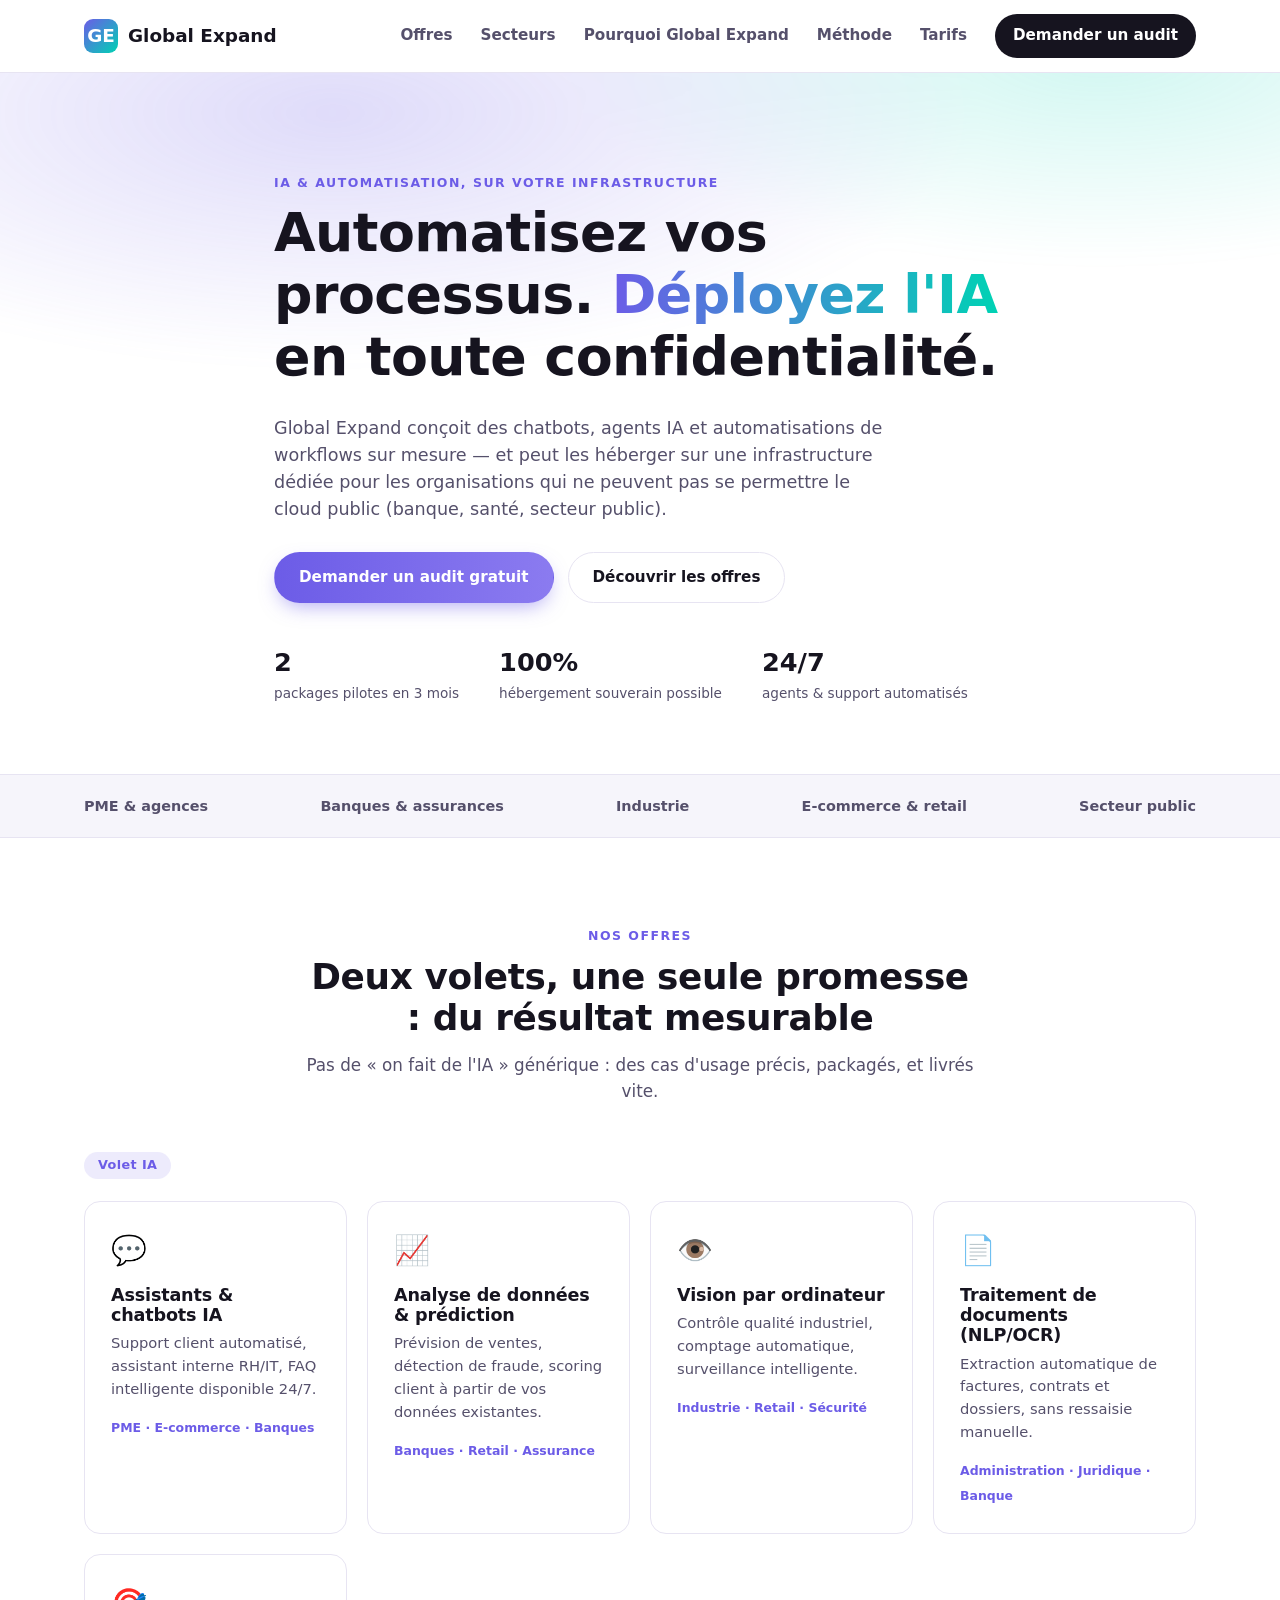
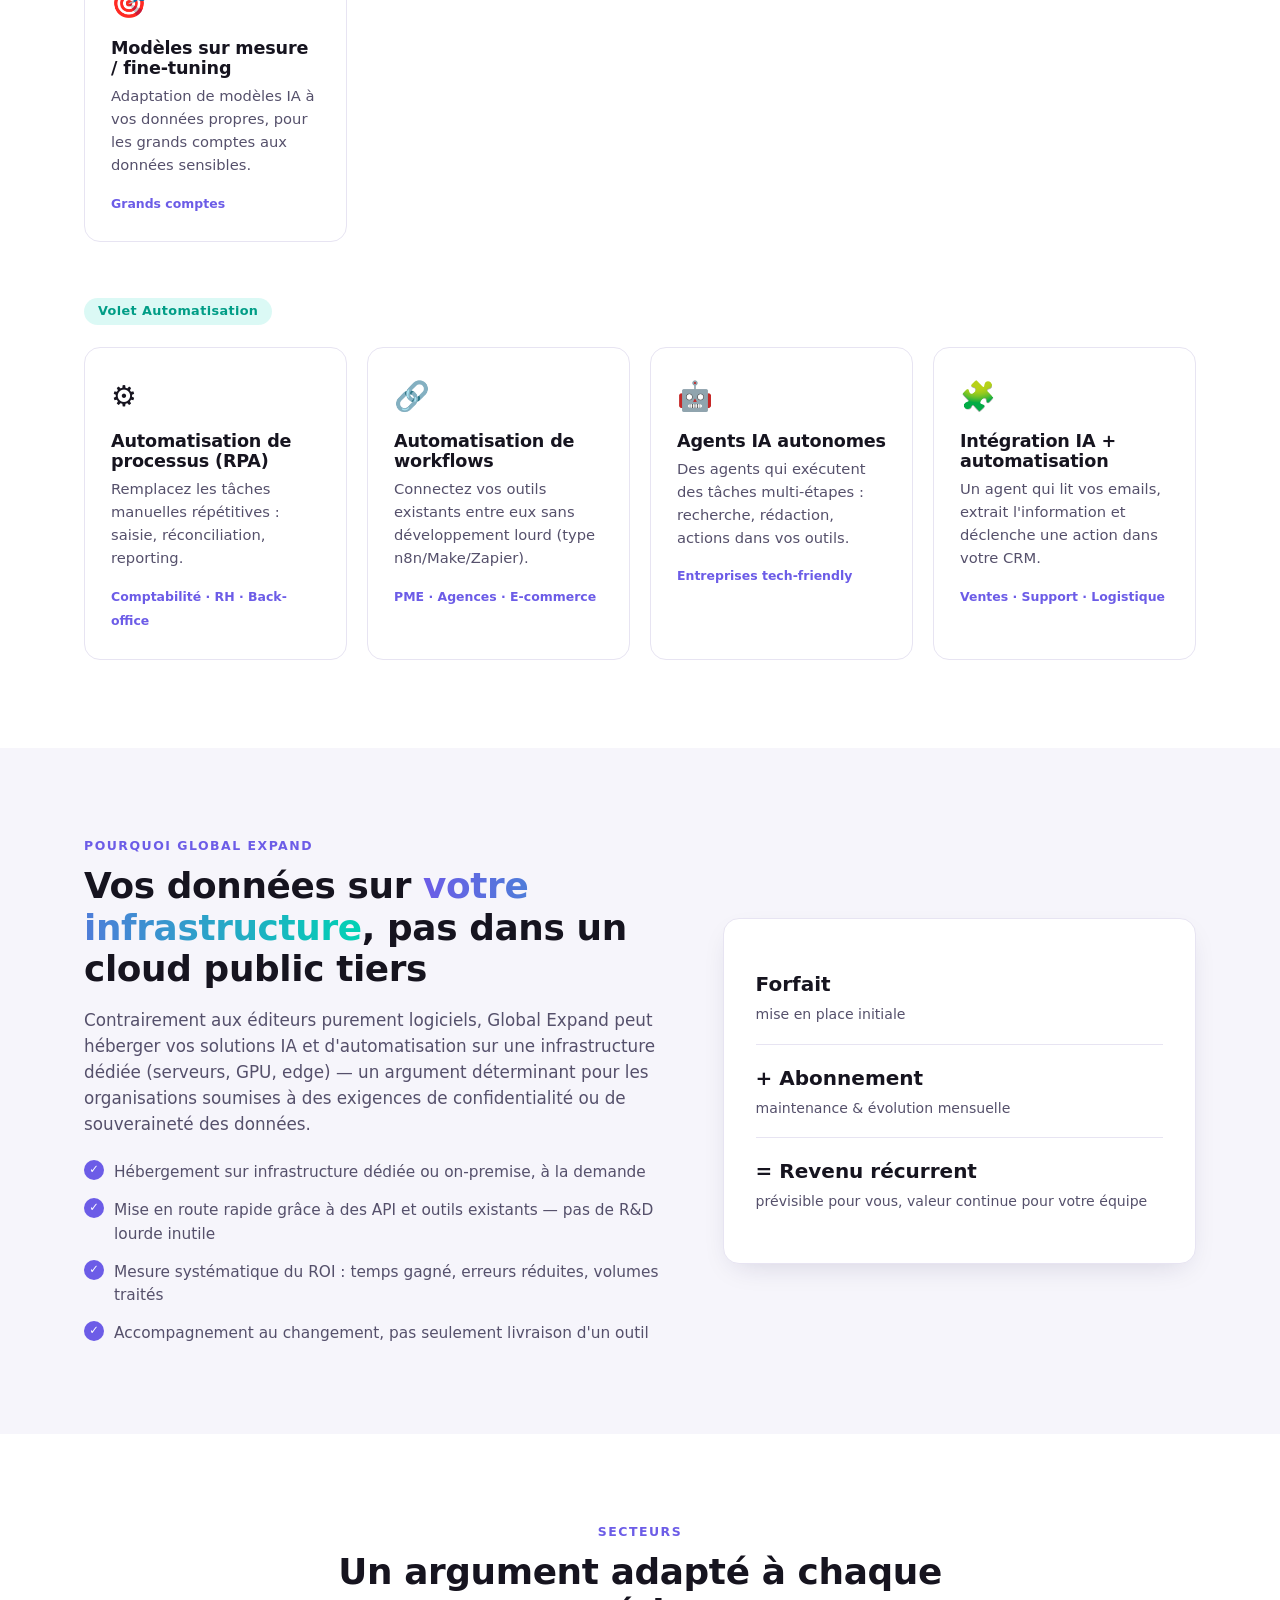
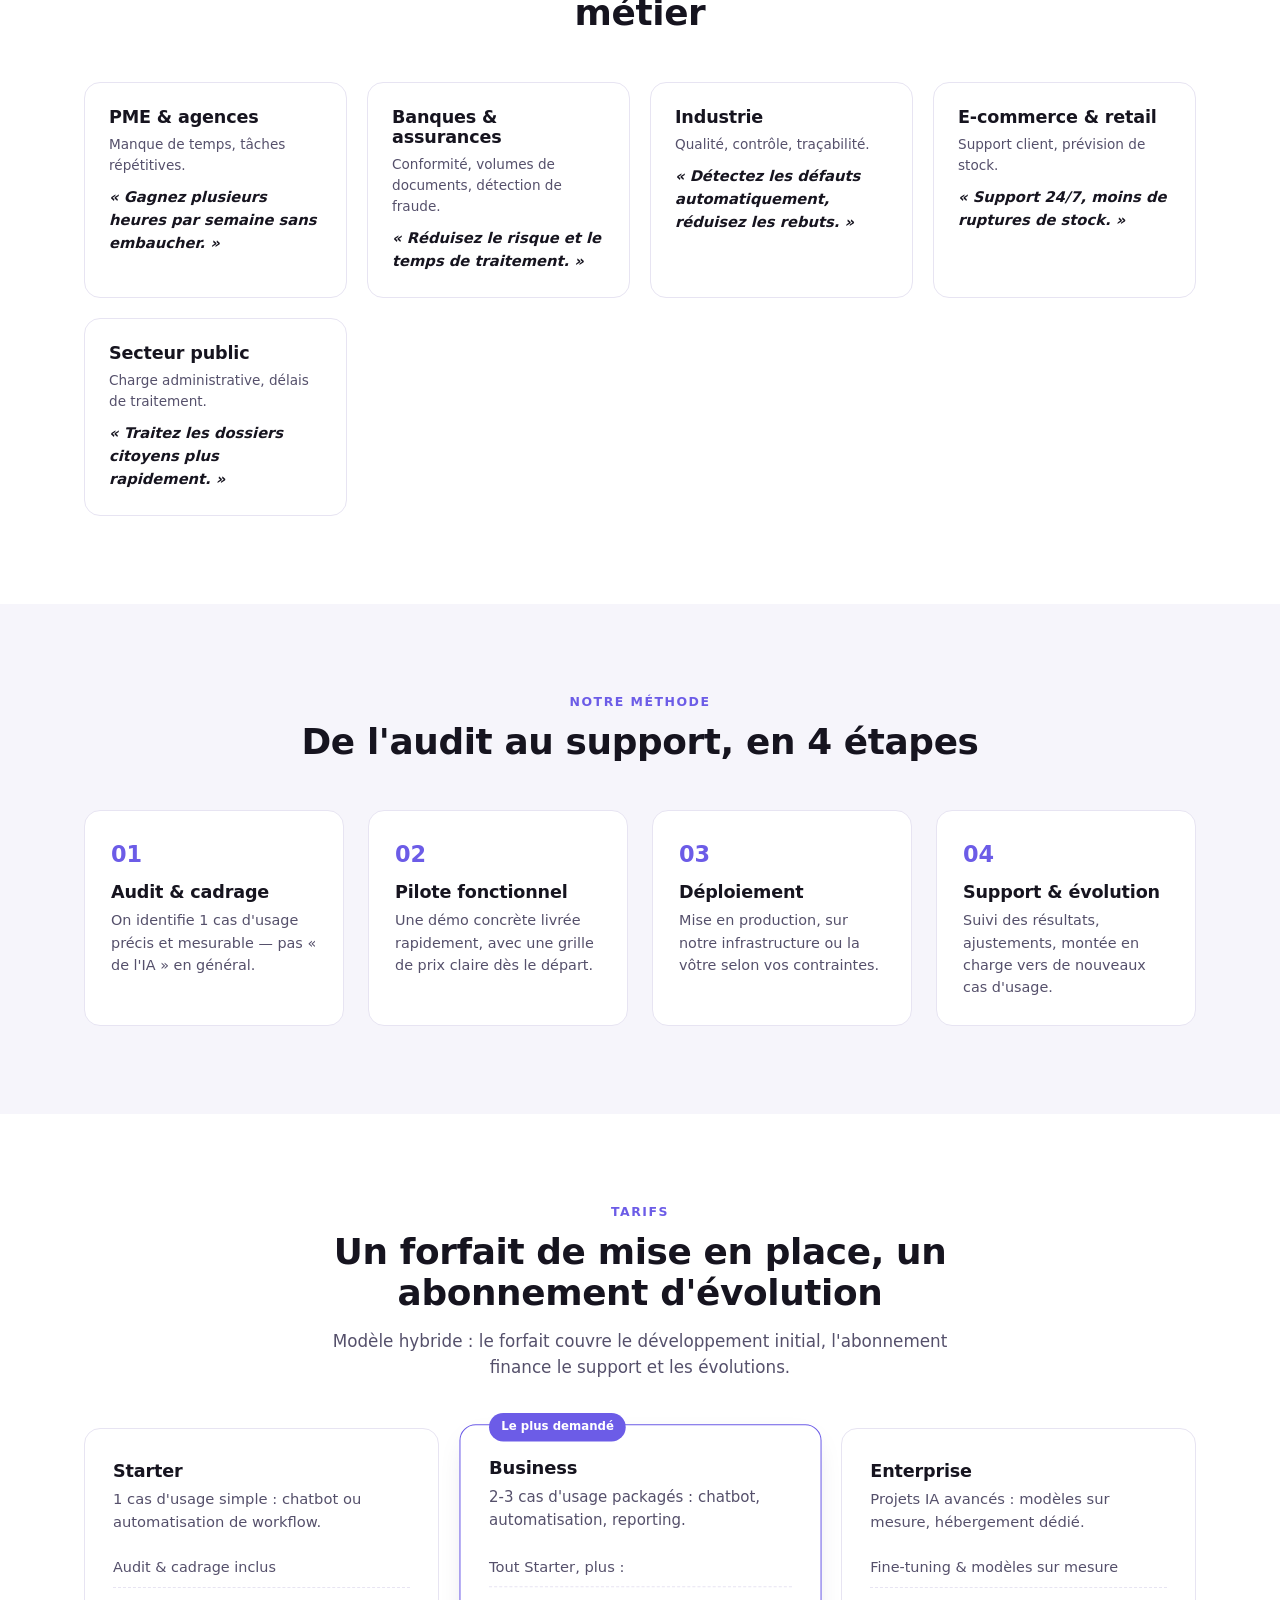
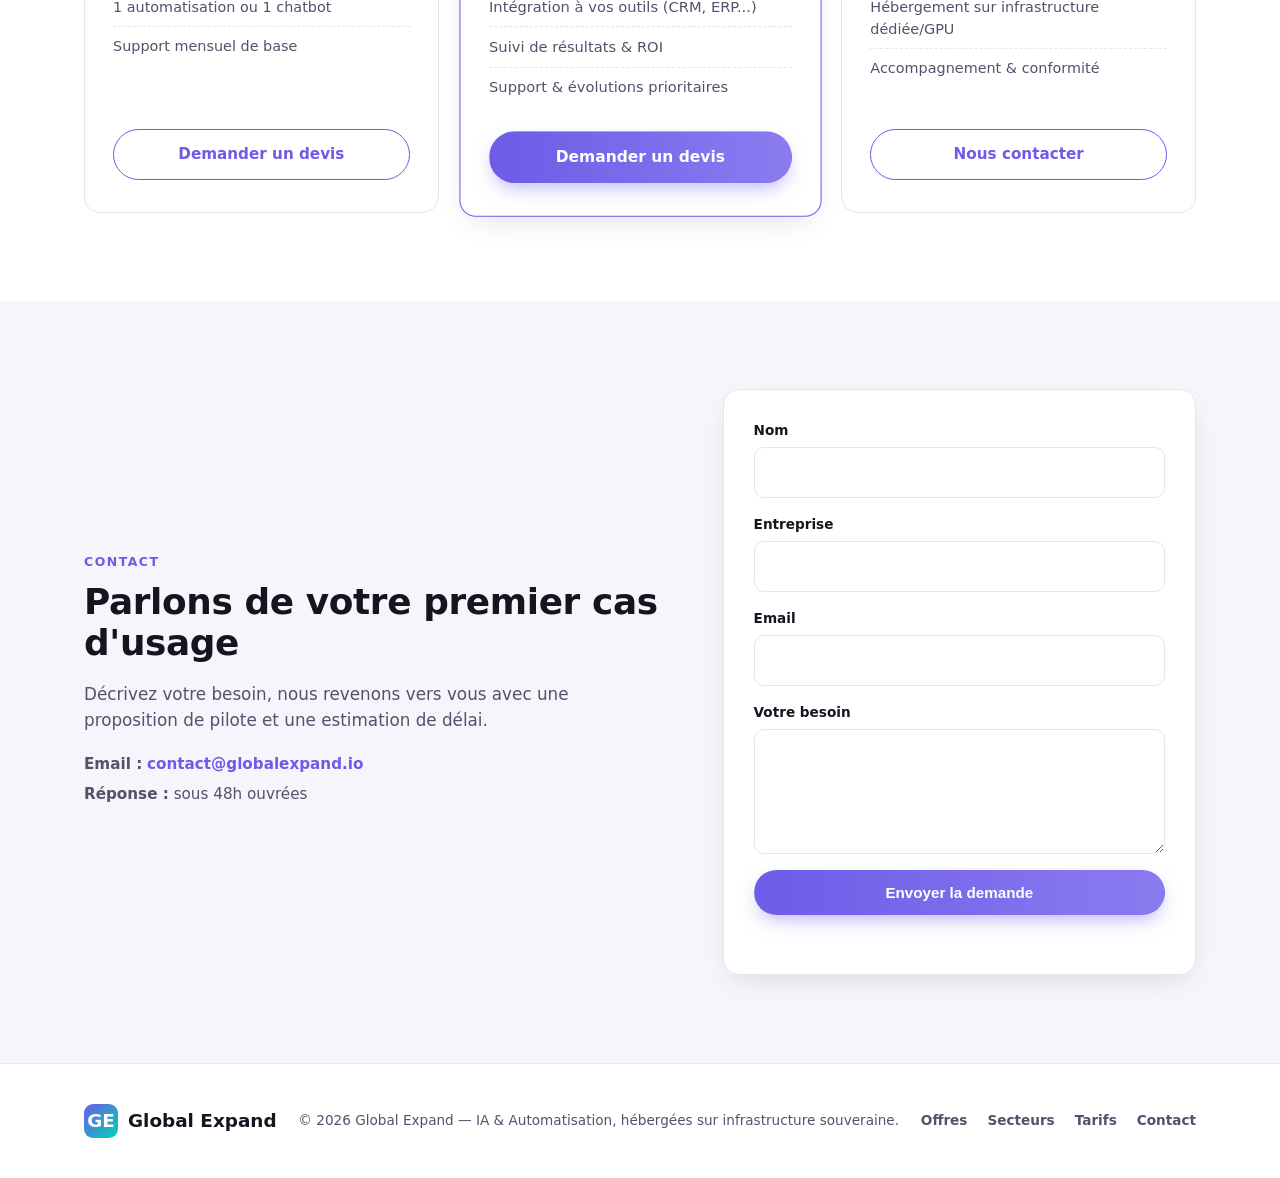
<file: index.html>
<!doctype html>
<html lang="fr">
<head>
  <meta charset="UTF-8" />
  <meta name="viewport" content="width=device-width, initial-scale=1.0" />
  <title>Global Expand — Solutions IA &amp; Automatisation pour entreprises</title>
  <meta name="description" content="Global Expand conçoit et déploie des solutions d'intelligence artificielle et d'automatisation (chatbots, RPA, agents, traitement de documents) hébergées sur infrastructure souveraine." />
  <link rel="icon" href="data:image/svg+xml,%3Csvg xmlns='http://www.w3.org/2000/svg' viewBox='0 0 32 32'%3E%3Crect width='32' height='32' rx='8' fill='%236c5ce7'/%3E%3Ctext x='16' y='22' font-size='13' text-anchor='middle' fill='white' font-family='Arial' font-weight='bold'%3EGE%3C/text%3E%3C/svg%3E" />
  <link rel="stylesheet" href="css/styles.css" />
</head>
<body>

  <header class="site-header" id="top">
    <div class="container header-inner">
      <a href="#top" class="logo">
        <span class="logo-mark">GE</span>
        <span class="logo-text">Global Expand</span>
      </a>
      <nav class="nav" id="nav">
        <a href="#offres">Offres</a>
        <a href="#secteurs">Secteurs</a>
        <a href="#pourquoi">Pourquoi Global Expand</a>
        <a href="#process">Méthode</a>
        <a href="#tarifs">Tarifs</a>
        <a href="#contact" class="nav-cta">Demander un audit</a>
      </nav>
      <button class="nav-toggle" id="navToggle" aria-label="Ouvrir le menu" aria-expanded="false">
        <span></span><span></span><span></span>
      </button>
    </div>
  </header>

  <main>
    <!-- HERO -->
    <section class="hero">
      <div class="hero-glow" aria-hidden="true"></div>
      <div class="container hero-inner">
        <p class="eyebrow">IA &amp; Automatisation, sur votre infrastructure</p>
        <h1>Automatisez vos processus. <span class="grad-text">Déployez l'IA</span> en toute confidentialité.</h1>
        <p class="hero-lead">
          Global Expand conçoit des chatbots, agents IA et automatisations de workflows sur mesure — et peut les héberger
          sur une infrastructure dédiée pour les organisations qui ne peuvent pas se permettre le cloud public
          (banque, santé, secteur public).
        </p>
        <div class="hero-actions">
          <a href="#contact" class="btn btn-primary">Demander un audit gratuit</a>
          <a href="#offres" class="btn btn-ghost">Découvrir les offres</a>
        </div>
        <ul class="hero-stats">
          <li><strong>2</strong><span>packages pilotes en 3 mois</span></li>
          <li><strong>100%</strong><span>hébergement souverain possible</span></li>
          <li><strong>24/7</strong><span>agents &amp; support automatisés</span></li>
        </ul>
      </div>
    </section>

    <!-- LOGOS / SECTEURS BAND -->
    <section class="band" aria-label="Secteurs desservis">
      <div class="container band-inner">
        <span>PME &amp; agences</span>
        <span>Banques &amp; assurances</span>
        <span>Industrie</span>
        <span>E-commerce &amp; retail</span>
        <span>Secteur public</span>
      </div>
    </section>

    <!-- OFFRES -->
    <section id="offres" class="section">
      <div class="container">
        <div class="section-head">
          <p class="eyebrow">Nos offres</p>
          <h2>Deux volets, une seule promesse : du résultat mesurable</h2>
          <p class="section-lead">Pas de « on fait de l'IA » générique : des cas d'usage précis, packagés, et livrés vite.</p>
        </div>

        <div class="offer-group">
          <h3 class="offer-group-title"><span class="tag tag-ia">Volet IA</span></h3>
          <div class="cards">
            <article class="card">
              <div class="card-icon">💬</div>
              <h4>Assistants &amp; chatbots IA</h4>
              <p>Support client automatisé, assistant interne RH/IT, FAQ intelligente disponible 24/7.</p>
              <span class="card-tag">PME · E-commerce · Banques</span>
            </article>
            <article class="card">
              <div class="card-icon">📈</div>
              <h4>Analyse de données &amp; prédiction</h4>
              <p>Prévision de ventes, détection de fraude, scoring client à partir de vos données existantes.</p>
              <span class="card-tag">Banques · Retail · Assurance</span>
            </article>
            <article class="card">
              <div class="card-icon">👁️</div>
              <h4>Vision par ordinateur</h4>
              <p>Contrôle qualité industriel, comptage automatique, surveillance intelligente.</p>
              <span class="card-tag">Industrie · Retail · Sécurité</span>
            </article>
            <article class="card">
              <div class="card-icon">📄</div>
              <h4>Traitement de documents (NLP/OCR)</h4>
              <p>Extraction automatique de factures, contrats et dossiers, sans ressaisie manuelle.</p>
              <span class="card-tag">Administration · Juridique · Banque</span>
            </article>
            <article class="card">
              <div class="card-icon">🎯</div>
              <h4>Modèles sur mesure / fine-tuning</h4>
              <p>Adaptation de modèles IA à vos données propres, pour les grands comptes aux données sensibles.</p>
              <span class="card-tag">Grands comptes</span>
            </article>
          </div>
        </div>

        <div class="offer-group">
          <h3 class="offer-group-title"><span class="tag tag-auto">Volet Automatisation</span></h3>
          <div class="cards">
            <article class="card">
              <div class="card-icon">⚙️</div>
              <h4>Automatisation de processus (RPA)</h4>
              <p>Remplacez les tâches manuelles répétitives : saisie, réconciliation, reporting.</p>
              <span class="card-tag">Comptabilité · RH · Back-office</span>
            </article>
            <article class="card">
              <div class="card-icon">🔗</div>
              <h4>Automatisation de workflows</h4>
              <p>Connectez vos outils existants entre eux sans développement lourd (type n8n/Make/Zapier).</p>
              <span class="card-tag">PME · Agences · E-commerce</span>
            </article>
            <article class="card">
              <div class="card-icon">🤖</div>
              <h4>Agents IA autonomes</h4>
              <p>Des agents qui exécutent des tâches multi-étapes : recherche, rédaction, actions dans vos outils.</p>
              <span class="card-tag">Entreprises tech-friendly</span>
            </article>
            <article class="card">
              <div class="card-icon">🧩</div>
              <h4>Intégration IA + automatisation</h4>
              <p>Un agent qui lit vos emails, extrait l'information et déclenche une action dans votre CRM.</p>
              <span class="card-tag">Ventes · Support · Logistique</span>
            </article>
          </div>
        </div>
      </div>
    </section>

    <!-- POURQUOI ROCAP -->
    <section id="pourquoi" class="section section-alt">
      <div class="container two-col">
        <div>
          <p class="eyebrow">Pourquoi Global Expand</p>
          <h2>Vos données sur <span class="grad-text">votre infrastructure</span>, pas dans un cloud public tiers</h2>
          <p class="section-lead">
            Contrairement aux éditeurs purement logiciels, Global Expand peut héberger vos solutions IA et
            d'automatisation sur une infrastructure dédiée (serveurs, GPU, edge) — un argument déterminant
            pour les organisations soumises à des exigences de confidentialité ou de souveraineté des données.
          </p>
          <ul class="check-list">
            <li>Hébergement sur infrastructure dédiée ou on-premise, à la demande</li>
            <li>Mise en route rapide grâce à des API et outils existants — pas de R&amp;D lourde inutile</li>
            <li>Mesure systématique du ROI : temps gagné, erreurs réduites, volumes traités</li>
            <li>Accompagnement au changement, pas seulement livraison d'un outil</li>
          </ul>
        </div>
        <div class="stat-card">
          <div class="stat-row">
            <span class="stat-num">Forfait</span>
            <span class="stat-label">mise en place initiale</span>
          </div>
          <div class="stat-row">
            <span class="stat-num">+ Abonnement</span>
            <span class="stat-label">maintenance &amp; évolution mensuelle</span>
          </div>
          <div class="stat-row">
            <span class="stat-num">= Revenu récurrent</span>
            <span class="stat-label">prévisible pour vous, valeur continue pour votre équipe</span>
          </div>
        </div>
      </div>
    </section>

    <!-- SECTEURS -->
    <section id="secteurs" class="section">
      <div class="container">
        <div class="section-head">
          <p class="eyebrow">Secteurs</p>
          <h2>Un argument adapté à chaque métier</h2>
        </div>
        <div class="sector-grid">
          <div class="sector">
            <h4>PME &amp; agences</h4>
            <p class="sector-pain">Manque de temps, tâches répétitives.</p>
            <p class="sector-arg">« Gagnez plusieurs heures par semaine sans embaucher. »</p>
          </div>
          <div class="sector">
            <h4>Banques &amp; assurances</h4>
            <p class="sector-pain">Conformité, volumes de documents, détection de fraude.</p>
            <p class="sector-arg">« Réduisez le risque et le temps de traitement. »</p>
          </div>
          <div class="sector">
            <h4>Industrie</h4>
            <p class="sector-pain">Qualité, contrôle, traçabilité.</p>
            <p class="sector-arg">« Détectez les défauts automatiquement, réduisez les rebuts. »</p>
          </div>
          <div class="sector">
            <h4>E-commerce &amp; retail</h4>
            <p class="sector-pain">Support client, prévision de stock.</p>
            <p class="sector-arg">« Support 24/7, moins de ruptures de stock. »</p>
          </div>
          <div class="sector">
            <h4>Secteur public</h4>
            <p class="sector-pain">Charge administrative, délais de traitement.</p>
            <p class="sector-arg">« Traitez les dossiers citoyens plus rapidement. »</p>
          </div>
        </div>
      </div>
    </section>

    <!-- PROCESS -->
    <section id="process" class="section section-alt">
      <div class="container">
        <div class="section-head">
          <p class="eyebrow">Notre méthode</p>
          <h2>De l'audit au support, en 4 étapes</h2>
        </div>
        <ol class="process-list">
          <li>
            <span class="process-num">01</span>
            <h4>Audit &amp; cadrage</h4>
            <p>On identifie 1 cas d'usage précis et mesurable — pas « de l'IA » en général.</p>
          </li>
          <li>
            <span class="process-num">02</span>
            <h4>Pilote fonctionnel</h4>
            <p>Une démo concrète livrée rapidement, avec une grille de prix claire dès le départ.</p>
          </li>
          <li>
            <span class="process-num">03</span>
            <h4>Déploiement</h4>
            <p>Mise en production, sur notre infrastructure ou la vôtre selon vos contraintes.</p>
          </li>
          <li>
            <span class="process-num">04</span>
            <h4>Support &amp; évolution</h4>
            <p>Suivi des résultats, ajustements, montée en charge vers de nouveaux cas d'usage.</p>
          </li>
        </ol>
      </div>
    </section>

    <!-- TARIFS -->
    <section id="tarifs" class="section">
      <div class="container">
        <div class="section-head">
          <p class="eyebrow">Tarifs</p>
          <h2>Un forfait de mise en place, un abonnement d'évolution</h2>
          <p class="section-lead">Modèle hybride : le forfait couvre le développement initial, l'abonnement finance le support et les évolutions.</p>
        </div>
        <div class="pricing-grid">
          <article class="price-card">
            <h4>Starter</h4>
            <p class="price-desc">1 cas d'usage simple : chatbot ou automatisation de workflow.</p>
            <ul>
              <li>Audit &amp; cadrage inclus</li>
              <li>1 automatisation ou 1 chatbot</li>
              <li>Support mensuel de base</li>
            </ul>
            <a href="#contact" class="btn btn-outline">Demander un devis</a>
          </article>
          <article class="price-card featured">
            <span class="price-badge">Le plus demandé</span>
            <h4>Business</h4>
            <p class="price-desc">2-3 cas d'usage packagés : chatbot, automatisation, reporting.</p>
            <ul>
              <li>Tout Starter, plus :</li>
              <li>Intégration à vos outils (CRM, ERP...)</li>
              <li>Suivi de résultats &amp; ROI</li>
              <li>Support &amp; évolutions prioritaires</li>
            </ul>
            <a href="#contact" class="btn btn-primary">Demander un devis</a>
          </article>
          <article class="price-card">
            <h4>Enterprise</h4>
            <p class="price-desc">Projets IA avancés : modèles sur mesure, hébergement dédié.</p>
            <ul>
              <li>Fine-tuning &amp; modèles sur mesure</li>
              <li>Hébergement sur infrastructure dédiée/GPU</li>
              <li>Accompagnement &amp; conformité</li>
            </ul>
            <a href="#contact" class="btn btn-outline">Nous contacter</a>
          </article>
        </div>
      </div>
    </section>

    <!-- CONTACT -->
    <section id="contact" class="section section-contact">
      <div class="container two-col">
        <div>
          <p class="eyebrow">Contact</p>
          <h2>Parlons de votre premier cas d'usage</h2>
          <p class="section-lead">
            Décrivez votre besoin, nous revenons vers vous avec une proposition de pilote et une estimation de délai.
          </p>
          <div class="contact-info">
            <p><strong>Email :</strong> <a href="mailto:contact@globalexpand.io">contact@globalexpand.io</a></p>
            <p><strong>Réponse :</strong> sous 48h ouvrées</p>
          </div>
        </div>
        <form class="contact-form" id="contactForm" novalidate>
          <div class="form-row">
            <label for="name">Nom</label>
            <input type="text" id="name" name="name" required autocomplete="name" />
          </div>
          <div class="form-row">
            <label for="company">Entreprise</label>
            <input type="text" id="company" name="company" autocomplete="organization" />
          </div>
          <div class="form-row">
            <label for="email">Email</label>
            <input type="email" id="email" name="email" required autocomplete="email" />
          </div>
          <div class="form-row">
            <label for="message">Votre besoin</label>
            <textarea id="message" name="message" rows="4" required></textarea>
          </div>
          <button type="submit" class="btn btn-primary btn-block">Envoyer la demande</button>
          <p class="form-note" id="formNote" role="status" aria-live="polite"></p>
        </form>
      </div>
    </section>
  </main>

  <footer class="site-footer">
    <div class="container footer-inner">
      <div class="logo">
        <span class="logo-mark">GE</span>
        <span class="logo-text">Global Expand</span>
      </div>
      <p>&copy; <span id="year"></span> Global Expand — IA &amp; Automatisation, hébergées sur infrastructure souveraine.</p>
      <nav class="footer-nav">
        <a href="#offres">Offres</a>
        <a href="#secteurs">Secteurs</a>
        <a href="#tarifs">Tarifs</a>
        <a href="#contact">Contact</a>
      </nav>
    </div>
  </footer>

  <script src="js/main.js"></script>
</body>
</html>
</file>
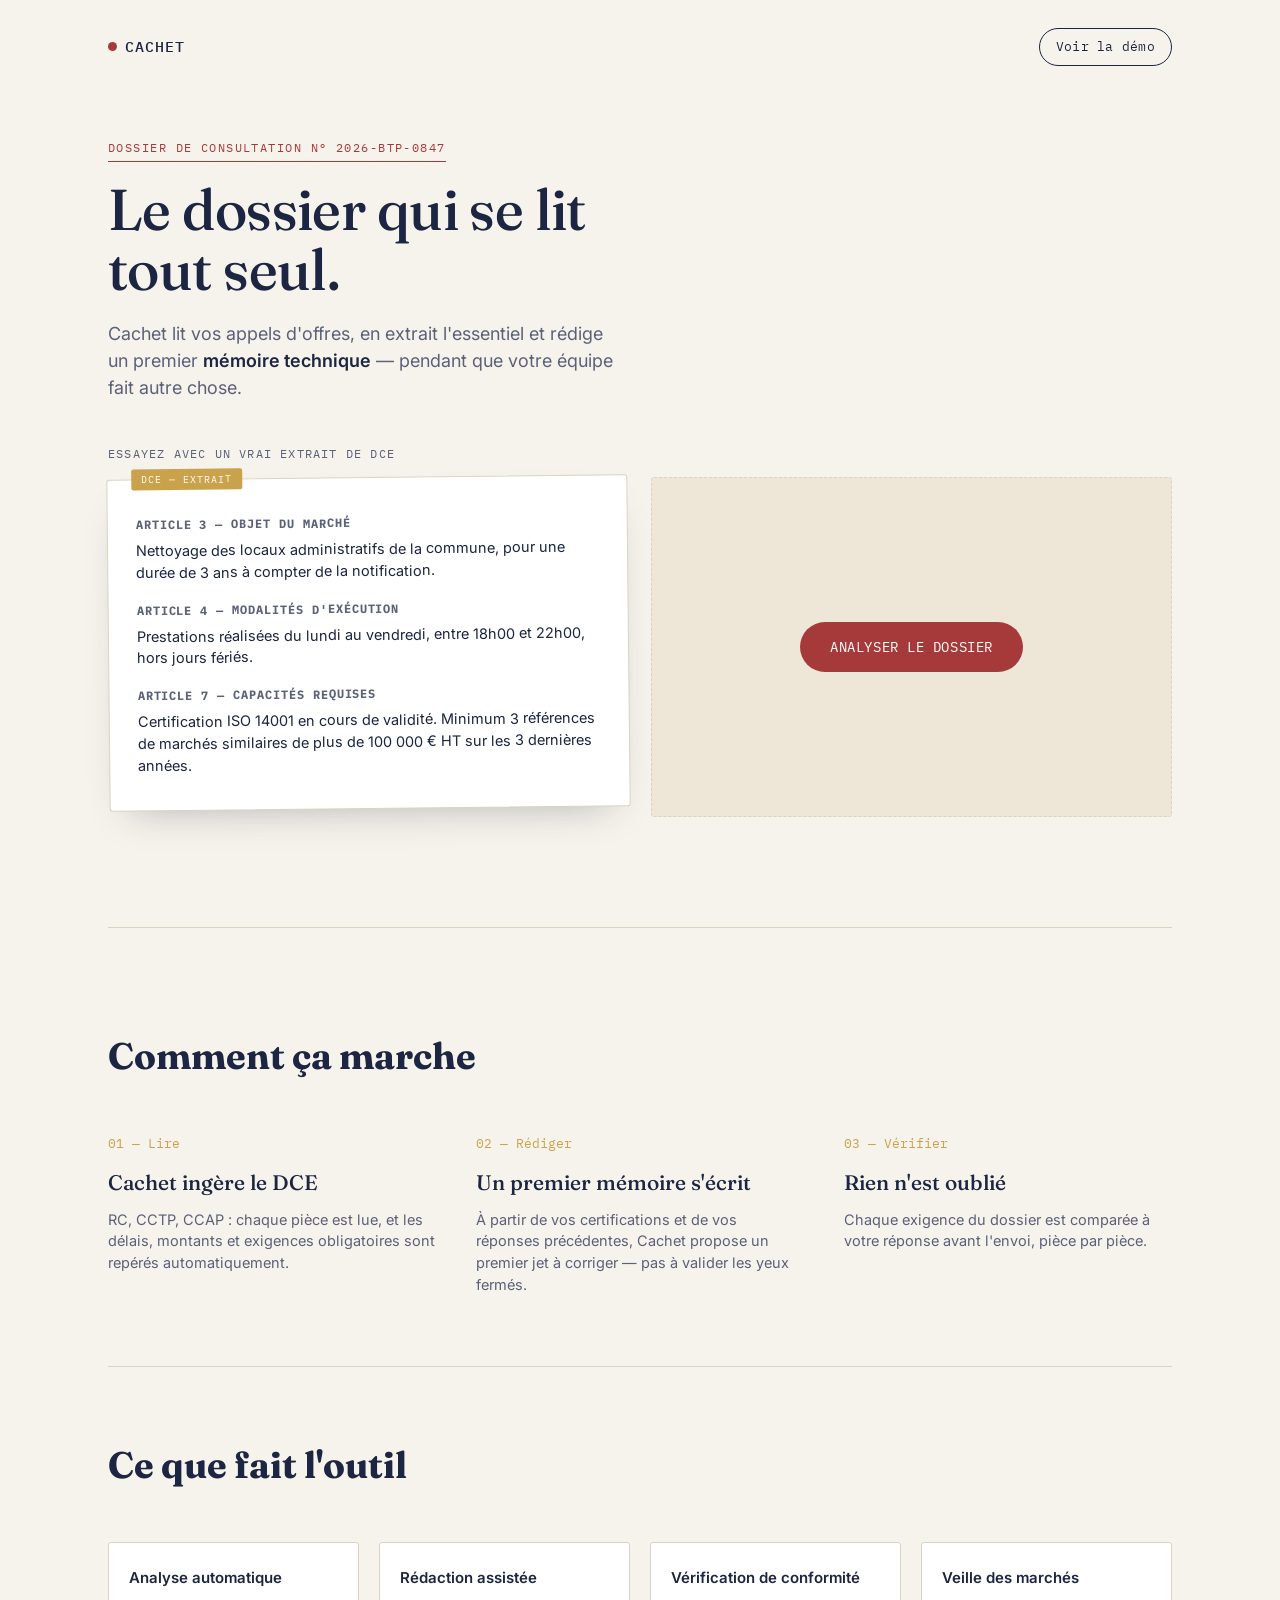
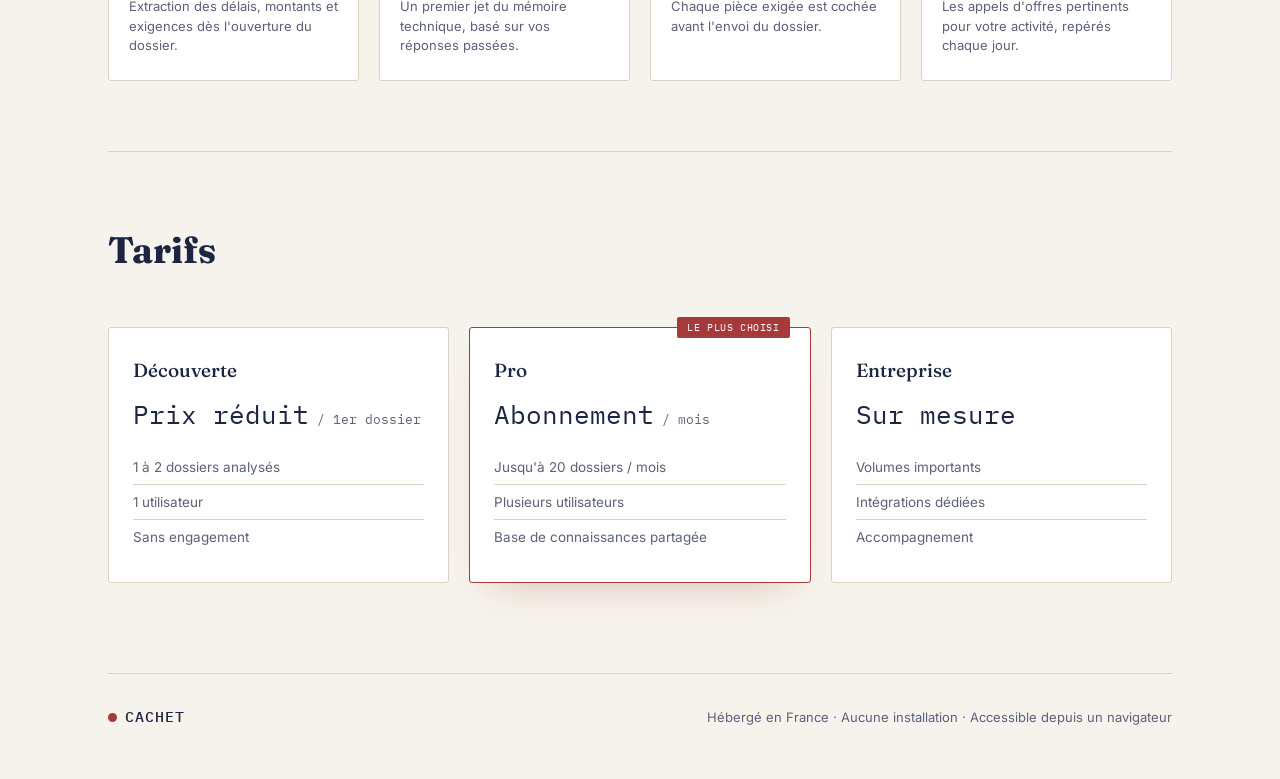
<file: cachet-demo.html>
<!DOCTYPE html>
<html lang="fr">
<head>
<meta charset="UTF-8">
<meta name="viewport" content="width=device-width, initial-scale=1.0">
<title>Cachet — Le dossier qui se lit tout seul</title>
<link rel="preconnect" href="https://fonts.googleapis.com">
<link rel="preconnect" href="https://fonts.gstatic.com" crossorigin>
<link href="https://fonts.googleapis.com/css2?family=Fraunces:opsz,wght@9..144,400;9..144,500;9..144,600&family=Inter:wght@400;500;600;700&family=IBM+Plex+Mono:wght@400;500&display=swap" rel="stylesheet">
<style>
  :root {
    --ink: #1C2541;
    --ink-soft: #5B6178;
    --paper: #F6F3EC;
    --paper-alt: #EEE7D8;
    --seal: #A63A3A;
    --seal-dark: #7E2C2C;
    --gold: #C9A24B;
    --ai: #2B6E62;
    --line: #DAD3C1;
    --font-display: 'Fraunces', serif;
    --font-body: 'Inter', sans-serif;
    --font-mono: 'IBM Plex Mono', monospace;
  }

  * { box-sizing: border-box; }
  html { scroll-behavior: smooth; }

  body {
    margin: 0;
    background: var(--paper);
    color: var(--ink);
    font-family: var(--font-body);
    line-height: 1.5;
    -webkit-font-smoothing: antialiased;
  }

  a { color: inherit; }
  :focus-visible { outline: 2px solid var(--ai); outline-offset: 3px; }

  .wrap { max-width: 1120px; margin: 0 auto; padding: 0 28px; }

  header.nav {
    display: flex; align-items: center; justify-content: space-between;
    padding: 28px 0;
  }
  .logo {
    font-family: var(--font-mono); font-weight: 500; letter-spacing: 0.06em;
    font-size: 15px; text-transform: uppercase;
    display: flex; align-items: center; gap: 8px;
  }
  .logo::before {
    content: ""; width: 9px; height: 9px; border-radius: 50%;
    background: var(--seal); display: inline-block;
  }
  .nav-cta {
    font-family: var(--font-mono); font-size: 13px; text-decoration: none;
    border: 1px solid var(--ink); padding: 8px 16px; border-radius: 999px;
    letter-spacing: 0.02em;
  }

  .hero { padding: 40px 0 20px; }
  .eyebrow {
    font-family: var(--font-mono); font-size: 12px; letter-spacing: 0.12em;
    color: var(--seal); text-transform: uppercase; margin-bottom: 18px;
    display: inline-block; border-bottom: 1px solid var(--seal); padding-bottom: 4px;
  }
  h1 {
    font-family: var(--font-display); font-weight: 500;
    font-size: clamp(2.4rem, 5vw, 3.6rem); line-height: 1.05;
    margin: 0 0 20px; max-width: 15ch; letter-spacing: -0.01em;
  }
  .sub { font-size: 18px; color: var(--ink-soft); max-width: 46ch; margin: 0 0 44px; }
  .sub strong { color: var(--ink); font-weight: 600; }

  .demo-label {
    font-family: var(--font-mono); font-size: 12px; text-transform: uppercase;
    letter-spacing: 0.1em; color: var(--ink-soft); margin-bottom: 14px;
  }
  .demo { display: grid; grid-template-columns: 1fr 1fr; gap: 22px; align-items: start; }
  @media (max-width: 860px) { .demo { grid-template-columns: 1fr; } }

  .doc {
    background: #fff; border: 1px solid var(--line); border-radius: 3px;
    padding: 30px 28px; transform: rotate(-0.6deg);
    box-shadow: 0 18px 40px -22px rgba(28,37,65,0.35); position: relative;
  }
  .doc::before {
    content: "DCE — EXTRAIT"; position: absolute; top: -11px; left: 24px;
    background: var(--gold); color: #fff; font-family: var(--font-mono);
    font-size: 10px; letter-spacing: 0.1em; padding: 3px 10px; border-radius: 2px;
  }
  .doc h4 {
    font-family: var(--font-mono); font-size: 12px; letter-spacing: 0.08em;
    color: var(--ink-soft); margin: 18px 0 6px; text-transform: uppercase;
  }
  .doc h4:first-of-type { margin-top: 6px; }
  .doc p { font-size: 14.5px; color: var(--ink); margin: 0 0 4px; }

  .panel {
    background: var(--paper-alt); border: 1px dashed var(--line); border-radius: 3px;
    padding: 30px 28px; min-height: 340px; display: flex; flex-direction: column;
  }

  .analyse-btn {
    margin: auto; font-family: var(--font-mono); font-size: 14px; letter-spacing: 0.04em;
    background: var(--seal); color: #fff; border: none; padding: 16px 30px;
    border-radius: 999px; cursor: pointer; text-transform: uppercase;
    transition: transform 0.15s ease, background 0.15s ease;
  }
  .analyse-btn:hover { background: var(--seal-dark); }
  .analyse-btn:active { transform: scale(0.97); }

  .results { display: none; }
  .results.show { display: block; animation: fadein 0.3s ease; }

  .stamp {
    width: 92px; height: 92px; border: 3px double var(--seal); border-radius: 50%;
    display: flex; align-items: center; justify-content: center; text-align: center;
    color: var(--seal); font-family: var(--font-mono); font-size: 10.5px;
    letter-spacing: 0.06em; text-transform: uppercase;
    transform: rotate(-9deg) scale(0); margin: 0 auto 20px; line-height: 1.3;
  }
  .stamp.pop { animation: stamp-in 0.45s cubic-bezier(.2,1.6,.4,1) forwards; }
  @keyframes stamp-in { to { transform: rotate(-9deg) scale(1); } }
  @keyframes fadein { from { opacity: 0; } to { opacity: 1; } }

  .field {
    display: flex; justify-content: space-between; gap: 12px; padding: 10px 0;
    border-bottom: 1px solid var(--line); font-size: 13.5px;
    opacity: 0; transform: translateY(6px); animation: rise 0.4s ease forwards;
  }
  .field span:first-child { color: var(--ink-soft); }
  .field span:last-child {
    font-family: var(--font-mono); color: var(--ai); text-align: right; font-weight: 500;
  }
  @keyframes rise { to { opacity: 1; transform: translateY(0); } }

  .memo-title {
    font-family: var(--font-mono); font-size: 11px; text-transform: uppercase;
    letter-spacing: 0.08em; color: var(--ink-soft); margin: 22px 0 8px;
  }
  .memo-text {
    font-size: 14px; line-height: 1.65; color: var(--ink);
    opacity: 0; animation: rise 0.5s ease forwards; animation-delay: 0.9s;
  }
  .memo-note {
    font-size: 12px; color: var(--ink-soft); font-style: italic; margin-top: 10px;
    opacity: 0; animation: rise 0.5s ease forwards; animation-delay: 1.1s;
  }

  .loading {
    margin: auto; text-align: center; font-family: var(--font-mono);
    font-size: 13px; color: var(--ink-soft); display: none;
  }
  .loading.show { display: block; }
  .loading::after {
    content: ""; display: block; width: 140px; height: 2px;
    background: var(--line); margin: 14px auto 0; position: relative; overflow: hidden;
  }
  .loading.show::after {
    background: linear-gradient(90deg, var(--line) 0%, var(--ai) 50%, var(--line) 100%);
    background-size: 200% 100%; animation: scan 1s linear infinite;
  }
  @keyframes scan { to { background-position: -200% 0; } }

  .steps { padding: 100px 0 70px; border-top: 1px solid var(--line); margin-top: 90px; }
  .section-head {
    font-family: var(--font-display); font-size: clamp(1.7rem, 3vw, 2.3rem); margin: 0 0 50px;
  }
  .step-grid { display: grid; grid-template-columns: repeat(3, 1fr); gap: 40px; }
  @media (max-width: 780px) { .step-grid { grid-template-columns: 1fr; } }
  .step .num { font-family: var(--font-mono); color: var(--gold); font-size: 13px; margin-bottom: 14px; }
  .step h3 { font-family: var(--font-display); font-size: 21px; font-weight: 500; margin: 0 0 10px; }
  .step p { color: var(--ink-soft); font-size: 14.5px; margin: 0; }

  .features { padding: 70px 0; border-top: 1px solid var(--line); }
  .feat-grid { display: grid; grid-template-columns: repeat(4, 1fr); gap: 20px; }
  @media (max-width: 900px) { .feat-grid { grid-template-columns: repeat(2, 1fr); } }
  .feat { background: #fff; border: 1px solid var(--line); border-radius: 3px; padding: 24px 20px; }
  .feat h4 { font-family: var(--font-body); font-size: 15px; font-weight: 600; margin: 0 0 8px; }
  .feat p { font-size: 13px; color: var(--ink-soft); margin: 0; line-height: 1.5; }

  .pricing { padding: 70px 0 90px; border-top: 1px solid var(--line); }
  .price-grid { display: grid; grid-template-columns: repeat(3, 1fr); gap: 20px; }
  @media (max-width: 860px) { .price-grid { grid-template-columns: 1fr; } }
  .price-card {
    border: 1px solid var(--line); border-radius: 3px; padding: 28px 24px;
    background: #fff; position: relative;
  }
  .price-card.mid { border-color: var(--seal); box-shadow: 0 20px 40px -26px rgba(166,58,58,0.4); }
  .price-card .tag {
    position: absolute; top: -11px; right: 20px; background: var(--seal); color: #fff;
    font-family: var(--font-mono); font-size: 10px; letter-spacing: 0.06em;
    padding: 3px 10px; border-radius: 2px; text-transform: uppercase;
  }
  .price-card h4 { font-family: var(--font-display); font-size: 19px; font-weight: 500; margin: 0 0 4px; }
  .price-card .amount { font-family: var(--font-mono); font-size: 26px; margin: 10px 0 16px; }
  .price-card .amount span { font-size: 13px; color: var(--ink-soft); }
  .price-card ul { list-style: none; padding: 0; margin: 0; font-size: 13.5px; color: var(--ink-soft); }
  .price-card li { padding: 7px 0; border-top: 1px solid var(--line); }
  .price-card li:first-child { border-top: none; }

  footer {
    border-top: 1px solid var(--line); padding: 32px 0 50px;
    display: flex; justify-content: space-between; align-items: center;
    flex-wrap: wrap; gap: 12px; font-size: 13px; color: var(--ink-soft);
  }
  footer .logo { color: var(--ink); }

  @media (prefers-reduced-motion: reduce) {
    *, *::before, *::after {
      animation-duration: 0.01ms !important;
      animation-iteration-count: 1 !important;
      transition-duration: 0.01ms !important;
    }
  }
</style>
</head>
<body>

<div class="wrap">
  <header class="nav">
    <div class="logo">Cachet</div>
    <a class="nav-cta" href="#demo">Voir la démo</a>
  </header>

  <section class="hero" id="demo">
    <span class="eyebrow">Dossier de consultation n° 2026-BTP-0847</span>
    <h1>Le dossier qui se lit tout seul.</h1>
    <p class="sub">Cachet lit vos appels d'offres, en extrait l'essentiel et rédige un premier <strong>mémoire technique</strong> — pendant que votre équipe fait autre chose.</p>

    <div class="demo-label">Essayez avec un vrai extrait de DCE</div>
    <div class="demo">
      <div class="doc">
        <h4>Article 3 — Objet du marché</h4>
        <p>Nettoyage des locaux administratifs de la commune, pour une durée de 3 ans à compter de la notification.</p>
        <h4>Article 4 — Modalités d'exécution</h4>
        <p>Prestations réalisées du lundi au vendredi, entre 18h00 et 22h00, hors jours fériés.</p>
        <h4>Article 7 — Capacités requises</h4>
        <p>Certification ISO 14001 en cours de validité. Minimum 3 références de marchés similaires de plus de 100 000 € HT sur les 3 dernières années.</p>
      </div>

      <div class="panel">
        <button class="analyse-btn" id="analyseBtn">Analyser le dossier</button>
        <div class="loading" id="loading">Lecture du dossier…</div>

        <div class="results" id="results">
          <div class="stamp" id="stamp">Analysé ✓</div>
          <div class="field" style="animation-delay:.05s"><span>Durée du marché</span><span>3 ans</span></div>
          <div class="field" style="animation-delay:.15s"><span>Horaires</span><span>18h–22h, lun–ven</span></div>
          <div class="field" style="animation-delay:.25s"><span>Certification exigée</span><span>ISO 14001</span></div>
          <div class="field" style="animation-delay:.35s"><span>Références demandées</span><span>3, &gt;100k€</span></div>

          <div class="memo-title">Premier jet — mémoire technique</div>
          <p class="memo-text">« Notre société, certifiée ISO 14001, propose d'assurer le nettoyage des locaux administratifs de la commune du lundi au vendredi, de 18h à 22h, pour une durée de 3 ans. Nous justifions de références récentes sur des marchés de nettoyage de collectivités d'un montant supérieur à 100 000 € HT, démontrant notre capacité à répondre aux exigences de ce marché. »</p>
          <p class="memo-note">À relire et compléter par votre équipe avant envoi.</p>
        </div>
      </div>
    </div>
  </section>

  <section class="steps">
    <h2 class="section-head">Comment ça marche</h2>
    <div class="step-grid">
      <div class="step">
        <div class="num">01 — Lire</div>
        <h3>Cachet ingère le DCE</h3>
        <p>RC, CCTP, CCAP : chaque pièce est lue, et les délais, montants et exigences obligatoires sont repérés automatiquement.</p>
      </div>
      <div class="step">
        <div class="num">02 — Rédiger</div>
        <h3>Un premier mémoire s'écrit</h3>
        <p>À partir de vos certifications et de vos réponses précédentes, Cachet propose un premier jet à corriger — pas à valider les yeux fermés.</p>
      </div>
      <div class="step">
        <div class="num">03 — Vérifier</div>
        <h3>Rien n'est oublié</h3>
        <p>Chaque exigence du dossier est comparée à votre réponse avant l'envoi, pièce par pièce.</p>
      </div>
    </div>
  </section>

  <section class="features">
    <h2 class="section-head">Ce que fait l'outil</h2>
    <div class="feat-grid">
      <div class="feat"><h4>Analyse automatique</h4><p>Extraction des délais, montants et exigences dès l'ouverture du dossier.</p></div>
      <div class="feat"><h4>Rédaction assistée</h4><p>Un premier jet du mémoire technique, basé sur vos réponses passées.</p></div>
      <div class="feat"><h4>Vérification de conformité</h4><p>Chaque pièce exigée est cochée avant l'envoi du dossier.</p></div>
      <div class="feat"><h4>Veille des marchés</h4><p>Les appels d'offres pertinents pour votre activité, repérés chaque jour.</p></div>
    </div>
  </section>

  <section class="pricing">
    <h2 class="section-head">Tarifs</h2>
    <div class="price-grid">
      <div class="price-card">
        <h4>Découverte</h4>
        <div class="amount">Prix réduit<span> / 1er dossier</span></div>
        <ul><li>1 à 2 dossiers analysés</li><li>1 utilisateur</li><li>Sans engagement</li></ul>
      </div>
      <div class="price-card mid">
        <span class="tag">Le plus choisi</span>
        <h4>Pro</h4>
        <div class="amount">Abonnement<span> / mois</span></div>
        <ul><li>Jusqu'à 20 dossiers / mois</li><li>Plusieurs utilisateurs</li><li>Base de connaissances partagée</li></ul>
      </div>
      <div class="price-card">
        <h4>Entreprise</h4>
        <div class="amount">Sur mesure</div>
        <ul><li>Volumes importants</li><li>Intégrations dédiées</li><li>Accompagnement</li></ul>
      </div>
    </div>
  </section>

  <footer>
    <div class="logo">Cachet</div>
    <div>Hébergé en France · Aucune installation · Accessible depuis un navigateur</div>
  </footer>
</div>

<script>
  const btn = document.getElementById('analyseBtn');
  const loading = document.getElementById('loading');
  const results = document.getElementById('results');
  const stamp = document.getElementById('stamp');

  btn.addEventListener('click', () => {
    btn.style.display = 'none';
    loading.classList.add('show');

    setTimeout(() => {
      loading.classList.remove('show');
      results.classList.add('show');
      requestAnimationFrame(() => stamp.classList.add('pop'));
    }, 1200);
  });
</script>

</body>
</html>
</file>
<file: css/styles.css>
:root {
  --bg: #ffffff;
  --bg-alt: #f6f5fb;
  --ink: #16141f;
  --ink-soft: #55506b;
  --line: #e7e4f2;
  --accent: #6c5ce7;
  --accent-2: #00d2b4;
  --accent-ink: #ffffff;
  --card-bg: #ffffff;
  --shadow: 0 10px 30px -12px rgba(30, 20, 70, 0.18);
  --radius: 16px;
  --max: 1160px;
  font-size: 16px;
}

* { box-sizing: border-box; }

html { scroll-behavior: smooth; }

body {
  margin: 0;
  font-family: "Segoe UI", system-ui, -apple-system, "Helvetica Neue", Arial, sans-serif;
  color: var(--ink);
  background: var(--bg);
  line-height: 1.55;
  -webkit-font-smoothing: antialiased;
}

img { max-width: 100%; display: block; }

.container {
  max-width: var(--max);
  margin: 0 auto;
  padding: 0 24px;
}

a { color: inherit; text-decoration: none; }

h1, h2, h3, h4 {
  line-height: 1.15;
  margin: 0 0 .5em;
  letter-spacing: -0.01em;
}

h1 { font-size: clamp(2.1rem, 4.2vw, 3.4rem); }
h2 { font-size: clamp(1.6rem, 2.8vw, 2.3rem); }
h3 { font-size: 1.1rem; }
h4 { font-size: 1.1rem; margin-bottom: .4em; }

p { margin: 0 0 1em; color: var(--ink-soft); }

.grad-text {
  background: linear-gradient(90deg, var(--accent), var(--accent-2));
  -webkit-background-clip: text;
  background-clip: text;
  color: transparent;
}

.eyebrow {
  text-transform: uppercase;
  font-size: .78rem;
  font-weight: 700;
  letter-spacing: .12em;
  color: var(--accent);
  margin: 0 0 .8em;
}

/* Buttons */
.btn {
  display: inline-flex;
  align-items: center;
  justify-content: center;
  padding: 13px 24px;
  border-radius: 999px;
  font-weight: 600;
  font-size: .95rem;
  border: 1px solid transparent;
  cursor: pointer;
  transition: transform .15s ease, box-shadow .15s ease, background .15s ease, color .15s ease;
}
.btn-primary {
  background: linear-gradient(90deg, var(--accent), #8b7bf0);
  color: var(--accent-ink);
  box-shadow: 0 8px 20px -6px rgba(108, 92, 231, .55);
}
.btn-primary:hover { transform: translateY(-2px); box-shadow: 0 12px 26px -6px rgba(108, 92, 231, .6); }
.btn-ghost {
  background: transparent;
  color: var(--ink);
  border-color: var(--line);
}
.btn-ghost:hover { border-color: var(--accent); color: var(--accent); }
.btn-outline {
  background: transparent;
  color: var(--accent);
  border-color: var(--accent);
  width: 100%;
}
.btn-outline:hover { background: var(--accent); color: #fff; }
.btn-block { width: 100%; }

/* Header */
.site-header {
  position: sticky;
  top: 0;
  z-index: 50;
  background: rgba(255,255,255,.85);
  backdrop-filter: blur(10px);
  border-bottom: 1px solid var(--line);
}
.header-inner {
  display: flex;
  align-items: center;
  justify-content: space-between;
  height: 72px;
}
.logo { display: flex; align-items: center; gap: 10px; font-weight: 800; font-size: 1.15rem; }
.logo-mark {
  width: 34px; height: 34px;
  border-radius: 9px;
  background: linear-gradient(135deg, var(--accent), var(--accent-2));
  color: #fff;
  display: flex; align-items: center; justify-content: center;
  font-weight: 800;
}
.nav { display: flex; align-items: center; gap: 28px; }
.nav a { font-size: .95rem; font-weight: 600; color: var(--ink-soft); }
.nav a:hover { color: var(--ink); }
.nav-cta {
  background: var(--ink);
  color: #fff !important;
  padding: 10px 18px;
  border-radius: 999px;
}
.nav-cta:hover { background: var(--accent) !important; }
.nav-toggle {
  display: none;
  flex-direction: column;
  gap: 5px;
  background: none;
  border: none;
  cursor: pointer;
  padding: 6px;
}
.nav-toggle span { width: 22px; height: 2px; background: var(--ink); border-radius: 2px; }

/* Hero */
.hero {
  position: relative;
  overflow: hidden;
  padding: 100px 0 70px;
}
.hero-glow {
  position: absolute;
  inset: -20% -10% auto -10%;
  height: 600px;
  background: radial-gradient(60% 60% at 30% 30%, rgba(108,92,231,.22), transparent 70%),
              radial-gradient(50% 50% at 80% 20%, rgba(0,210,180,.18), transparent 70%);
  filter: blur(10px);
  pointer-events: none;
}
.hero-inner { position: relative; max-width: 780px; }
.hero-lead { font-size: 1.1rem; max-width: 620px; }
.hero-actions { display: flex; gap: 14px; flex-wrap: wrap; margin: 28px 0 40px; }
.hero-stats { list-style: none; display: flex; gap: 40px; padding: 0; margin: 0; flex-wrap: wrap; }
.hero-stats li { display: flex; flex-direction: column; }
.hero-stats strong { font-size: 1.6rem; color: var(--ink); }
.hero-stats span { font-size: .85rem; color: var(--ink-soft); }

/* Band */
.band { border-top: 1px solid var(--line); border-bottom: 1px solid var(--line); background: var(--bg-alt); }
.band-inner {
  display: flex;
  justify-content: space-between;
  flex-wrap: wrap;
  gap: 16px;
  padding: 20px 24px;
  font-weight: 700;
  color: var(--ink-soft);
  font-size: .9rem;
}

/* Sections */
.section { padding: 88px 0; }
.section-alt { background: var(--bg-alt); }
.section-head { max-width: 680px; margin: 0 auto 48px; text-align: center; }
.section-head h2 { margin-bottom: .4em; }
.section-lead { font-size: 1.05rem; }
.section-head .section-lead { margin: 0 auto; }

.two-col {
  display: grid;
  grid-template-columns: 1.1fr .9fr;
  gap: 60px;
  align-items: center;
}

/* Cards / offers */
.offer-group { margin-bottom: 56px; }
.offer-group:last-child { margin-bottom: 0; }
.offer-group-title { margin-bottom: 22px; }
.tag {
  display: inline-block;
  padding: 6px 14px;
  border-radius: 999px;
  font-size: .8rem;
  font-weight: 700;
  letter-spacing: .03em;
}
.tag-ia { background: rgba(108,92,231,.12); color: var(--accent); }
.tag-auto { background: rgba(0,210,180,.14); color: #009d86; }

.cards {
  display: grid;
  grid-template-columns: repeat(auto-fit, minmax(230px, 1fr));
  gap: 20px;
}
.card {
  background: var(--card-bg);
  border: 1px solid var(--line);
  border-radius: var(--radius);
  padding: 26px;
  transition: transform .18s ease, box-shadow .18s ease, border-color .18s ease;
}
.card:hover { transform: translateY(-4px); box-shadow: var(--shadow); border-color: transparent; }
.card-icon { font-size: 1.8rem; margin-bottom: 12px; }
.card p { font-size: .92rem; margin-bottom: 14px; }
.card-tag { font-size: .78rem; font-weight: 700; color: var(--accent); }

/* Check list */
.check-list { list-style: none; padding: 0; margin: 24px 0 0; display: flex; flex-direction: column; gap: 14px; }
.check-list li {
  position: relative;
  padding-left: 30px;
  color: var(--ink-soft);
  font-size: .96rem;
}
.check-list li::before {
  content: "✓";
  position: absolute;
  left: 0; top: -1px;
  width: 20px; height: 20px;
  border-radius: 50%;
  background: var(--accent);
  color: #fff;
  font-size: .72rem;
  display: flex; align-items: center; justify-content: center;
}

.stat-card {
  background: var(--card-bg);
  border: 1px solid var(--line);
  border-radius: var(--radius);
  padding: 32px;
  box-shadow: var(--shadow);
}
.stat-row { padding: 18px 0; border-bottom: 1px solid var(--line); }
.stat-row:last-child { border-bottom: none; }
.stat-num { display: block; font-weight: 800; font-size: 1.25rem; }
.stat-label { display: block; color: var(--ink-soft); font-size: .88rem; margin-top: 4px; }

/* Sectors */
.sector-grid {
  display: grid;
  grid-template-columns: repeat(auto-fit, minmax(220px, 1fr));
  gap: 20px;
}
.sector {
  background: var(--card-bg);
  border: 1px solid var(--line);
  border-radius: var(--radius);
  padding: 24px;
}
.sector-pain { font-size: .85rem; color: var(--ink-soft); margin-bottom: 10px; }
.sector-arg { font-size: .92rem; font-weight: 600; color: var(--ink); font-style: italic; margin-bottom: 0; }

/* Process */
.process-list {
  list-style: none;
  padding: 0;
  margin: 0;
  display: grid;
  grid-template-columns: repeat(auto-fit, minmax(220px, 1fr));
  gap: 24px;
}
.process-list li {
  background: var(--card-bg);
  border: 1px solid var(--line);
  border-radius: var(--radius);
  padding: 26px;
}
.process-num {
  display: inline-block;
  font-weight: 800;
  font-size: 1.4rem;
  color: var(--accent);
  margin-bottom: 10px;
}
.process-list p { font-size: .9rem; margin: 0; }

/* Pricing */
.pricing-grid {
  display: grid;
  grid-template-columns: repeat(auto-fit, minmax(260px, 1fr));
  gap: 24px;
}
.price-card {
  position: relative;
  background: var(--card-bg);
  border: 1px solid var(--line);
  border-radius: var(--radius);
  padding: 32px 28px;
  display: flex;
  flex-direction: column;
}
.price-card ul { list-style: none; padding: 0; margin: 0 0 24px; flex: 1; }
.price-card li { padding: 8px 0; border-bottom: 1px dashed var(--line); font-size: .9rem; color: var(--ink-soft); }
.price-card li:last-child { border-bottom: none; }
.price-desc { font-size: .92rem; min-height: 44px; }
.price-card.featured {
  border-color: var(--accent);
  box-shadow: var(--shadow);
  transform: scale(1.02);
}
.price-badge {
  position: absolute;
  top: -12px; left: 28px;
  background: var(--accent);
  color: #fff;
  font-size: .72rem;
  font-weight: 700;
  padding: 5px 12px;
  border-radius: 999px;
}

/* Contact */
.section-contact { background: var(--bg-alt); }
.contact-info { margin-top: 20px; font-size: .95rem; }
.contact-info p { margin: 0 0 6px; }
.contact-info a { color: var(--accent); font-weight: 600; }
.contact-form {
  background: var(--card-bg);
  border: 1px solid var(--line);
  border-radius: var(--radius);
  padding: 30px;
  box-shadow: var(--shadow);
}
.form-row { margin-bottom: 16px; display: flex; flex-direction: column; gap: 6px; }
.form-row label { font-size: .85rem; font-weight: 700; color: var(--ink); }
.form-row input, .form-row textarea {
  border: 1px solid var(--line);
  border-radius: 10px;
  padding: 12px 14px;
  font: inherit;
  color: var(--ink);
  background: var(--bg);
  resize: vertical;
}
.form-row input:focus, .form-row textarea:focus {
  outline: none;
  border-color: var(--accent);
  box-shadow: 0 0 0 3px rgba(108,92,231,.15);
}
.form-note { min-height: 1.2em; margin: 12px 0 0; font-size: .88rem; font-weight: 600; color: var(--accent); }

/* Footer */
.site-footer { border-top: 1px solid var(--line); padding: 40px 0; }
.footer-inner {
  display: flex;
  align-items: center;
  justify-content: space-between;
  flex-wrap: wrap;
  gap: 16px;
}
.footer-inner p { margin: 0; font-size: .85rem; color: var(--ink-soft); }
.footer-nav { display: flex; gap: 20px; }
.footer-nav a { font-size: .85rem; color: var(--ink-soft); font-weight: 600; }
.footer-nav a:hover { color: var(--accent); }

/* Responsive */
@media (max-width: 860px) {
  .two-col { grid-template-columns: 1fr; }
  .nav { position: fixed; top: 72px; left: 0; right: 0; background: var(--bg); flex-direction: column; align-items: stretch; padding: 16px 24px 24px; border-bottom: 1px solid var(--line); transform: translateY(-130%); opacity: 0; transition: transform .2s ease, opacity .2s ease; gap: 14px; }
  .nav.open { transform: translateY(0); opacity: 1; }
  .nav-cta { text-align: center; }
  .nav-toggle { display: flex; }
}

@media (max-width: 520px) {
  .hero { padding: 70px 0 50px; }
  .section { padding: 60px 0; }
  .hero-stats { gap: 24px; }
}
</file>
